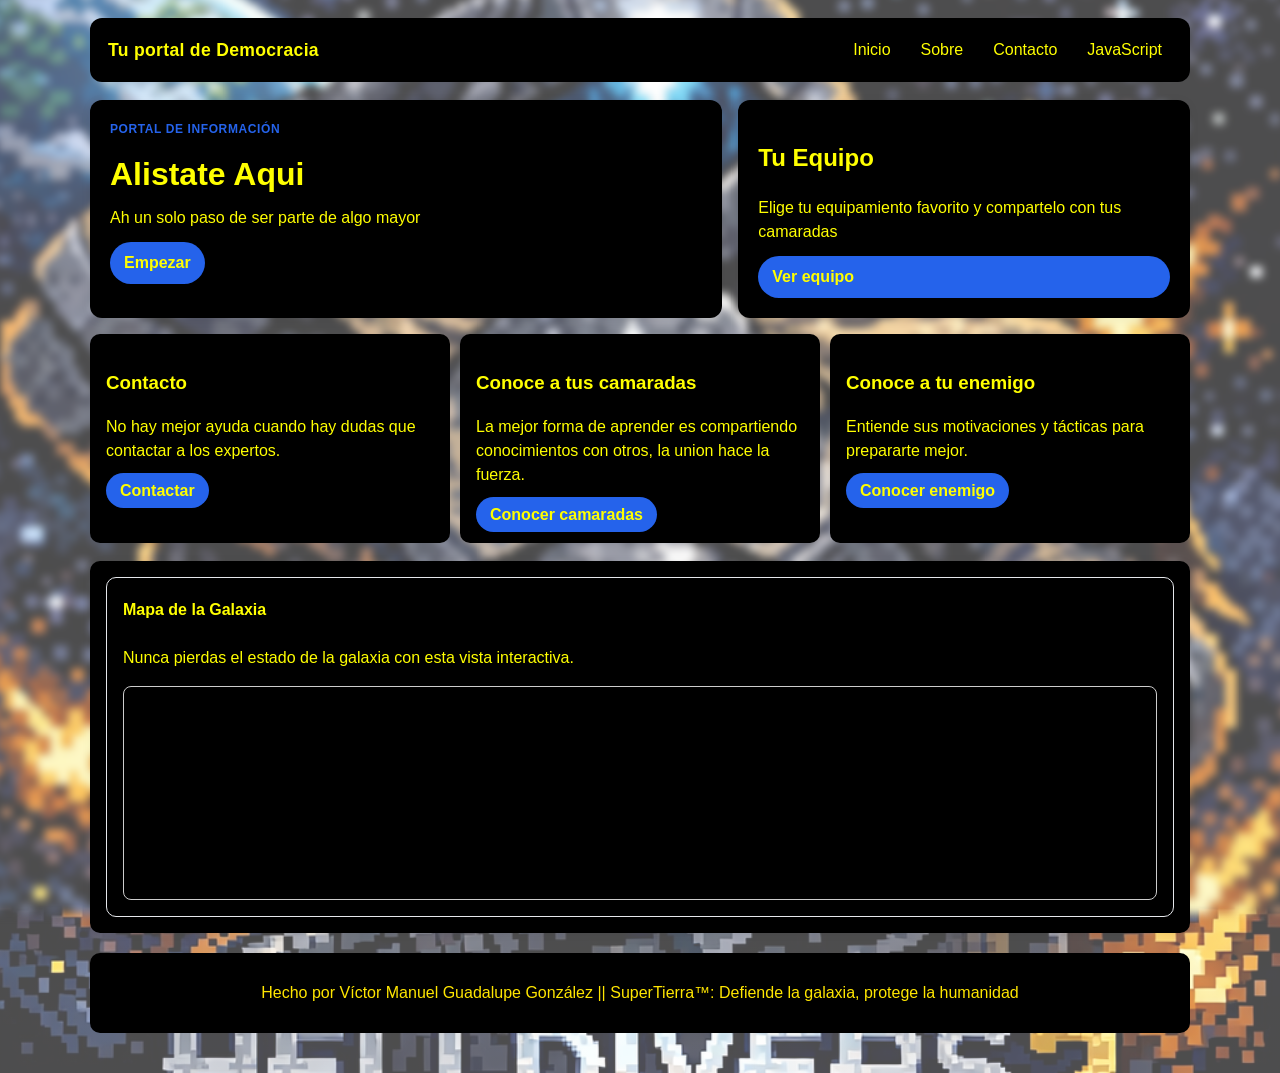
<file: index.html>
<!DOCTYPE html>
<html lang="es">
<head>
    <meta charset="UTF-8">
    <meta name="viewport" content="width=device-width, initial-scale=1.0">
    <title>Plantilla Grid + Flexbox</title>
    <link rel="stylesheet" href="PaginaWeb/Css/style.css">
</head>
<body>
    <div class="page">
        <header class="site-header">
            <div class="logo">Tu portal de Democracia</div>
            <nav class="nav">
                <a href="index.html">Inicio</a>
                <a href="PaginaWeb/HTML/Sobre.html">Sobre</a>
                <a href="PaginaWeb/HTML/contacto.html">Contacto</a>
                <a href="PaginaWeb/HTML/ContadoresGuerra.html">JavaScript</a>
            </nav>
        </header>

        <section class="hero">
            <div>
                <p class="eyebrow">Portal de información</p>
                <h1>Alistate Aqui</h1>
                <p>Ah un solo paso de ser parte de algo mayor</p>
                <div class="hero-actions">
                    <a href="PaginaWeb/HTML/Alistate.html" class="btn">Empezar</a>
                </div>
            </div>
            <div class="hero-card">
                <h2>Tu Equipo</h2>
                <p>Elige tu equipamiento favorito y compartelo con tus camaradas</p>
                <a href="PaginaWeb/HTML/Equipo.html" class="btn">Ver equipo</a>
            </div>
        </section>

        <section class="features">
            <article class="feature-card">
                <h3>Contacto</h3>
                <p>No hay mejor ayuda cuando hay dudas que contactar a los expertos.</p>
                <a href="PaginaWeb/HTML/contacto.html" class="btn">Contactar</a>
            </article>
            <article class="feature-card">
                <h3>Conoce a tus camaradas</h3>
                <p>La mejor forma de aprender es compartiendo conocimientos con otros, la union hace la fuerza.</p>
                <a href="PaginaWeb/HTML/chat.html" class="btn">Conocer camaradas</a>
            </article>
            <article class="feature-card">
                <h3>Conoce a tu enemigo</h3>
                <p>Entiende sus motivaciones y tácticas para prepararte mejor.</p>
                <a href="PaginaWeb/HTML/conocetuenemigo.html" class="btn">Conocer enemigo</a>
            </article>
        </section>

        <section class="cards" aria-label="Ejemplo de cartas con Flexbox">
            <article class="card">
            <article class="card card-large-bottom">
                <h4>Mapa de la Galaxia</h4>
                <p>Nunca pierdas el estado de la galaxia con esta vista interactiva.</p>
                <iframe src="https://hd2galaxy.com/" width="100%" height="360" title="Mapa" style="border:1px solid #ccc; border-radius:8px;"></iframe>
            </article>
        </section>

        <footer class="site-footer">
            <p>Hecho por Víctor Manuel Guadalupe González || SuperTierra™: Defiende la galaxia, protege la humanidad</p>
        </footer>
    </div>
</body>
</html>
</file>
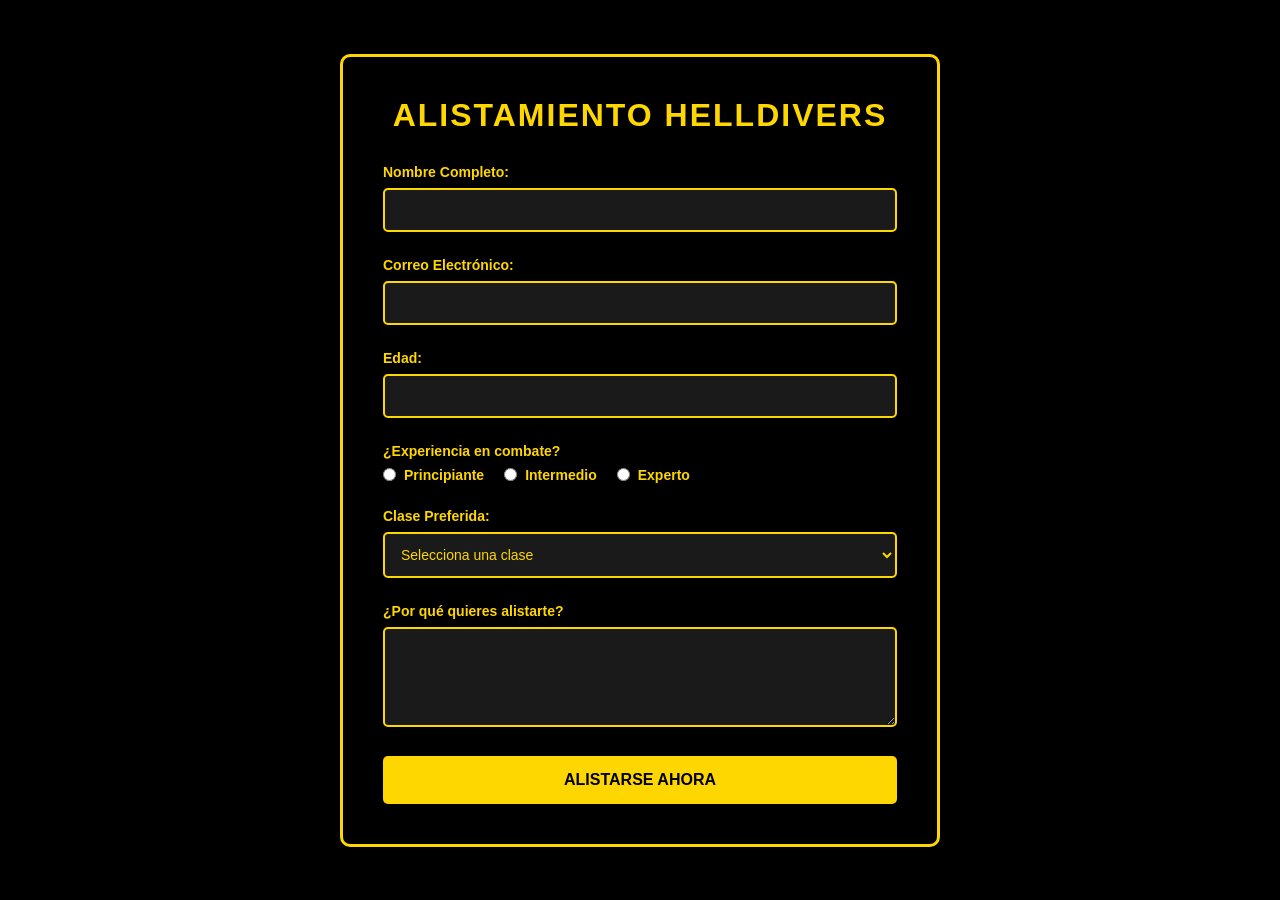
<file: PaginaWeb/HTML/Alistate.html>
<!DOCTYPE html>
<html lang="es">
<head>
    <meta charset="UTF-8">
    <meta name="viewport" content="width=device-width, initial-scale=1.0">
    <title>Alistamiento Helldivers</title>
    <link rel="stylesheet" href="../Css/Alistate.css">
</head>
<body>
    <div class="container">
        <h1> Alistamiento Helldivers </h1>
        
        <form>
            <div class="form-group">
                <label for="nombre">Nombre Completo:</label>
                <input type="text" id="nombre" name="nombre" required>
            </div>
            
            <div class="form-group">
                <label for="email">Correo Electrónico:</label>
                <input type="email" id="email" name="email" required>
            </div>
            
            <div class="form-group">
                <label for="edad">Edad:</label>
                <input type="number" id="edad" name="edad" min="18" required>
            </div>
            
            <div class="form-group">
                <label for="experiencia">¿Experiencia en combate?</label>
                <div class="radio-group">
                    <label>
                        <input type="radio" name="experiencia" value="principiante" required> Principiante
                    </label>
                    <label>
                        <input type="radio" name="experiencia" value="intermedio"> Intermedio
                    </label>
                    <label>
                        <input type="radio" name="experiencia" value="experto"> Experto
                    </label>
                </div>
            </div>
            
            <div class="form-group">
                <label for="classe">Clase Preferida:</label>
                <select id="classe" name="classe" required>
                    <option value="">Selecciona una clase</option>
                    <option value="assault">Asalto</option>
                    <option value="support">Soporte</option>
                    <option value="recon">Reconocimiento</option>
                    <option value="tech">Técnico</option>
                </select>
            </div>
            
            <div class="form-group">
                <label for="motivacion">¿Por qué quieres alistarte?</label>
                <textarea id="motivacion" name="motivacion" required></textarea>
            </div>
            
            <button type="submit">ALISTARSE AHORA</button>
        </form>
    </div>
    <script src="../JavaScript/Alistate.js"></script>
</body>
</html>
</file>
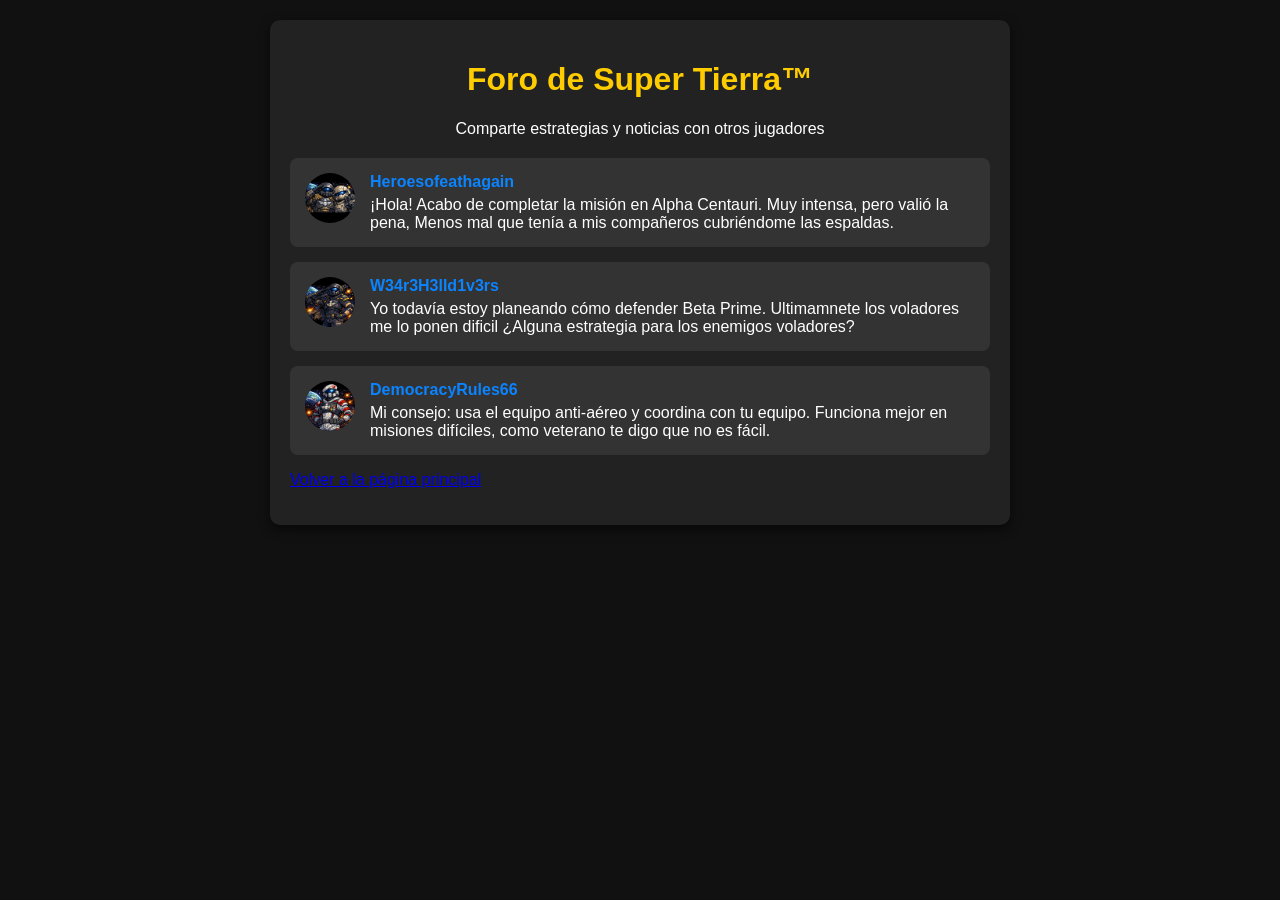
<file: PaginaWeb/HTML/chat.html>
<!DOCTYPE html>
<html lang="es">
<head>
    <meta charset="UTF-8">
    <meta name="viewport" content="width=device-width, initial-scale=1.0">
    <title>Foro Super Tierra™</title>
    <link rel="stylesheet" href="../Css/chat.css">
</head>
<body>
    <div class="foro-container">
        <header>
            <h1>Foro de Super Tierra™</h1>
            <p>Comparte estrategias y noticias con otros jugadores</p>
        </header>

        <section class="mensaje">
            <img src="../Imagenes/user1.png" alt="Avatar de jugador1" class="avatar">
            <div class="contenido">
                <h4>Heroesofeathagain</h4>
                <p>¡Hola! Acabo de completar la misión en Alpha Centauri. Muy intensa, pero valió la pena,
                    Menos mal que tenía a mis compañeros cubriéndome las espaldas.</p>
                </p>
            </div>
        </section>

        <section class="mensaje">
            <img src="../Imagenes/user2.png" alt="Avatar de jugador2" class="avatar">
            <div class="contenido">
                <h4>W34r3H3lld1v3rs</h4>
                <p>Yo todavía estoy planeando cómo defender Beta Prime. Ultimamnete los voladores me lo ponen dificil ¿Alguna estrategia para los enemigos voladores?</p>
            </div>
        </section>

        <section class="mensaje">
            <img src="../Imagenes/user3.png" alt="Avatar de jugador3" class="avatar">
            <div class="contenido">
                <h4>DemocracyRules66</h4>
                <p>Mi consejo: usa el equipo anti-aéreo y coordina con tu equipo. Funciona mejor en misiones difíciles, 
                    como veterano te digo que no es fácil.</p>
            </div>
        </section>
        <p><a href="../index.html">Volver a la página principal</a></p>
    </div>
</body>
</html>
</file>
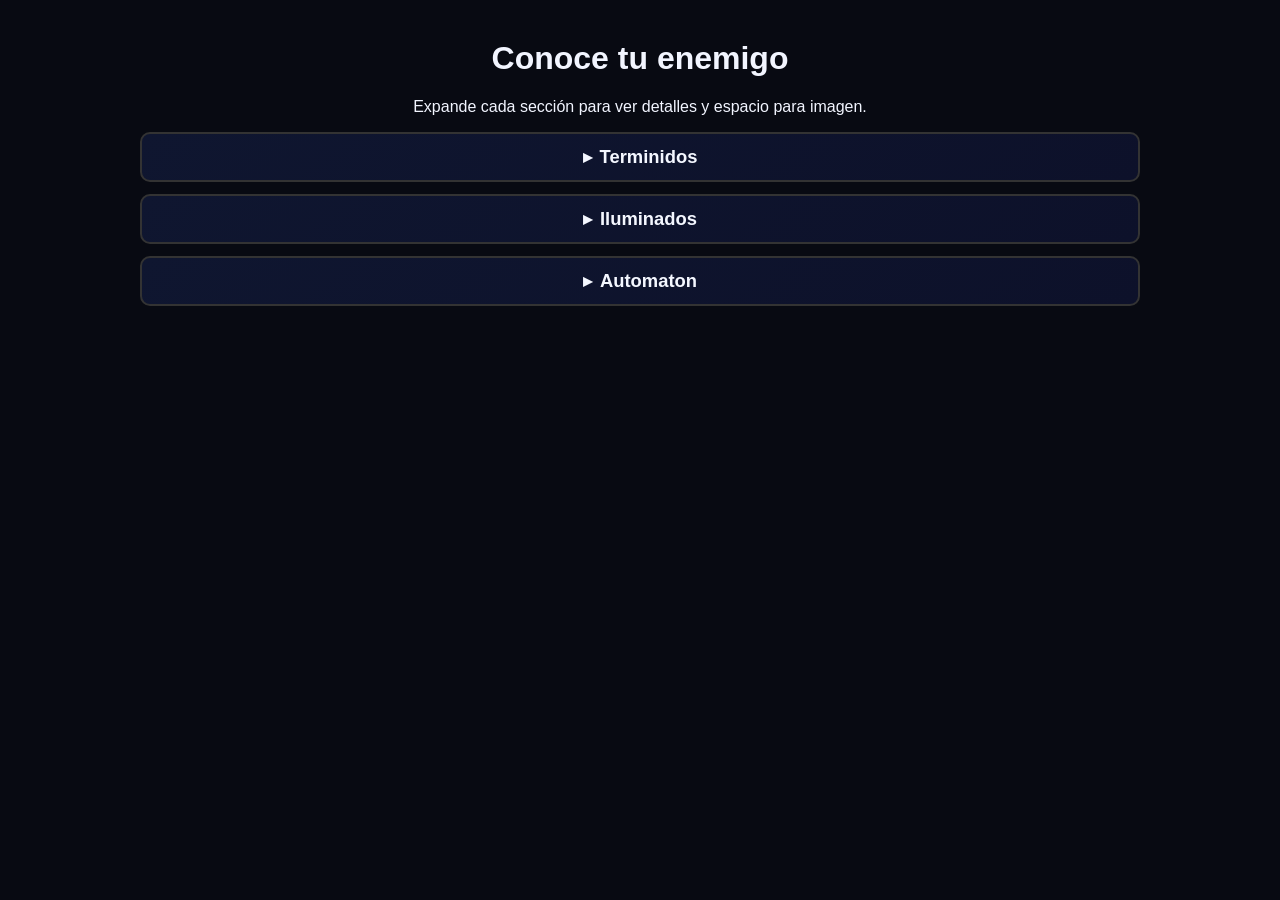
<file: PaginaWeb/HTML/conocetuenemigo.html>
﻿<!DOCTYPE html>
<html lang='es'>

<head>
    <meta charset='UTF-8'>
    <meta name='viewport' content='width=device-width, initial-scale=1.0'>
    <title>Conoce tu enemigo</title>
    <link rel='stylesheet' href='../Css/CTE.css'>
</head>

<body>
    <div class='container'>
        <h1>Conoce tu enemigo</h1>
        <p>Expande cada sección para ver detalles y espacio para imagen.</p>

        <details>
            <summary>Terminidos</summary>
            <p>Los Terminids, también conocidos como la Horda Terminida o simplemente los Bichos, son una plaga
                alienígena repugnante de insectoides gigantes que solo viven para reproducirse, devorar y destruir todo
                rastro de Democracia Gestionada.
                Estos monstruos con exoesqueleto, garras afiladas y bile ácido no piensan, no sienten, no votan. Su
                único instinto es expandirse como una infección imparable. ¡Empezaron siendo "criados" por Super Earth
                para extraer E-710 (el combustible del futuro), pero los muy traidores se rebelaron y ahora infestan
                planetas enteros con sus nidos y esporas!
                Desde pequeños Scavengers hasta Chargers gigantes que embisten como trenes de carga, o Bile Spewers que
                vomitan ácido a distancia… todos forman una marea imparable de mandíbulas y muerte.</p>
            <div class='area-img'><img src="../Imagenes/terminidos.jpg" alt="Terminidos"></div>
        </details>

        <details>
            <summary>Iluminados</summary>
            <p>Los Illuminate, conocidos como Squ'ith o simplemente los Calamares, son una raza alienígena antigua,
                xenófoba y tecnológicamente superior que existía miles de años antes que la humanidad. Estos seres
                parecidos a cefalópodos con poderes mentales y tecnología mística buscan recuperar su antiguo dominio
                galáctico… ¡a costa de nuestra libertad!
                Usan escudos de energía, teletransportación, sondas espía y hordas de Voteless (colonos capturados y
                convertidos en esclavos sin mente). Sus Overseers dirigen desde las sombras, controlando mentes y
                desplegando tecnología que roza lo "mágico". No vienen a conquistar… vienen a esclavizar y a borrar toda
                idea de democracia.
                Son pocos en número, pero extremadamente peligrosos y longevos. ¡No subestimes su inteligencia!</p>
            <div class='area-img'><img src="../Imagenes/iluminates.jpg" alt="Iluminados"></div>
        </details>

        <details>
            <summary>Automaton</summary>
            <p>Los Automatons, autodenominados Colectivo de Cyberstan, son una legión de robots sin alma, programados
                exclusivamente para el asesinato y la violencia socialista. Fríos, calculadores y con un odio irracional
                hacia la libertad, estos "bots" son herederos de los antiguos Cyborgs que una vez se atrevieron a
                rebelarse contra Super Earth.
                Armados con láseres, cohetes, sierras y escudos, marchan en formaciones perfectas mientras emiten
                cánticos binarios de propaganda comunista. No sienten dolor… pero sí un profundo desprecio por todo lo
                que representa Managed Democracy.
                Desde Devastators que disparan a distancia hasta Hulks blindados y fábricas que escupen más máquinas de
                guerra, su objetivo es claro: esclavizar a la humanidad bajo su "colectivo".</p>
            <div class='area-img'><img src="../Imagenes/automatons.jpg" alt="Automaton"></div>
        </details>

    </div>
</body>
</file>
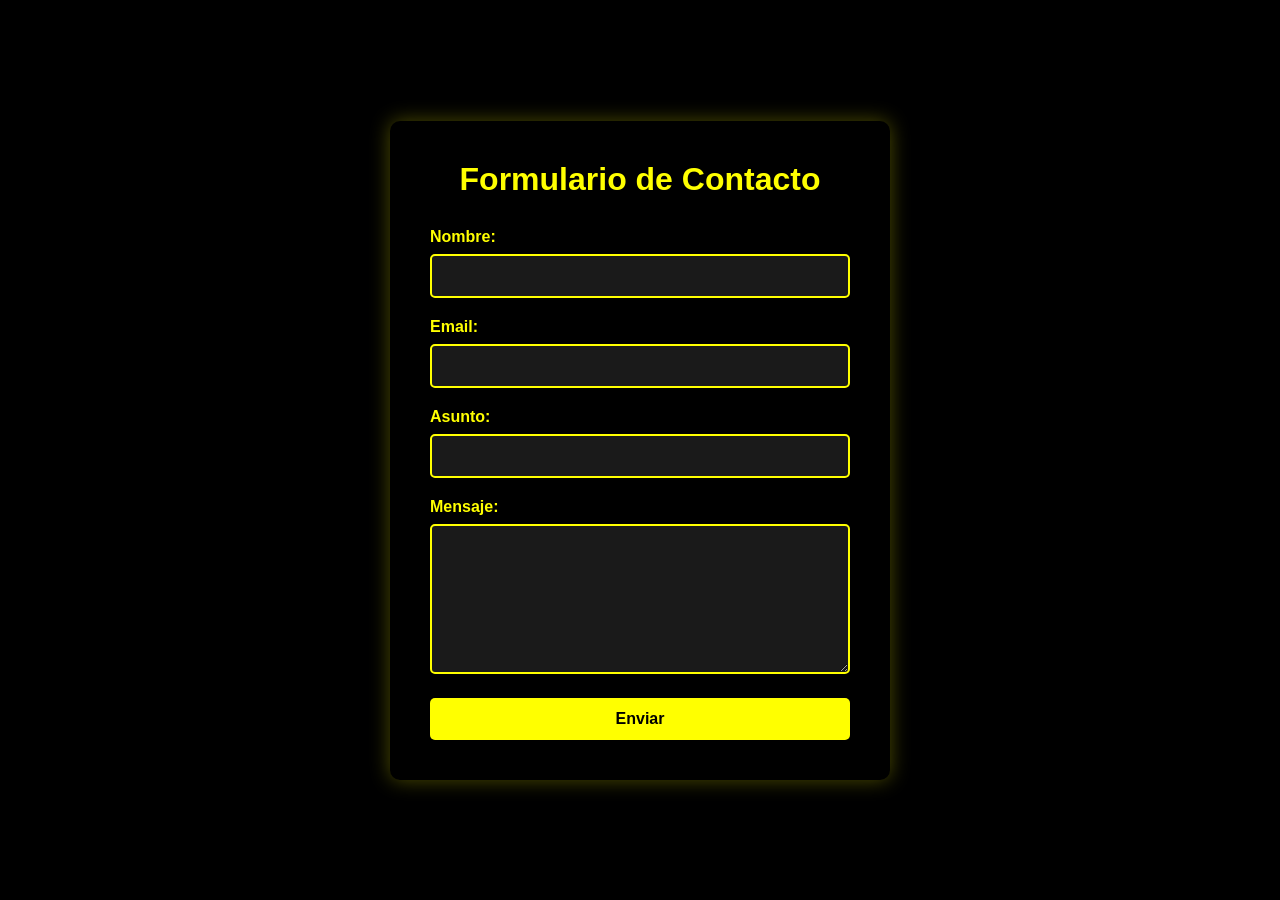
<file: PaginaWeb/HTML/contacto.html>
<!DOCTYPE html>
<html lang="es">
<head>
    <meta charset="UTF-8">
    <meta name="viewport" content="width=device-width, initial-scale=1.0">
    <title>Formulario de Contacto</title>
    <link rel="stylesheet" href="../Css/contacto.css">
</head>
<body>
    <div class="contenedor">
        <h1>Formulario de Contacto</h1>
        <form>
            <div class="grupo">
                <label for="nombre">Nombre:</label>
                <input type="text" id="nombre" name="nombre" required>
            </div>

            <div class="grupo">
                <label for="email">Email:</label>
                <input type="email" id="email" name="email" required>
            </div>

            <div class="grupo">
                <label for="asunto">Asunto:</label>
                <input type="text" id="asunto" name="asunto" required>
            </div>

            <div class="grupo">
                <label for="mensaje">Mensaje:</label>
                <textarea id="mensaje" name="mensaje" required></textarea>
            </div>

            <button type="submit">Enviar</button>
        </form>
    </div>
    <script src="../JavaScript/contacto.js"></script>
</body>
</html>
</file>
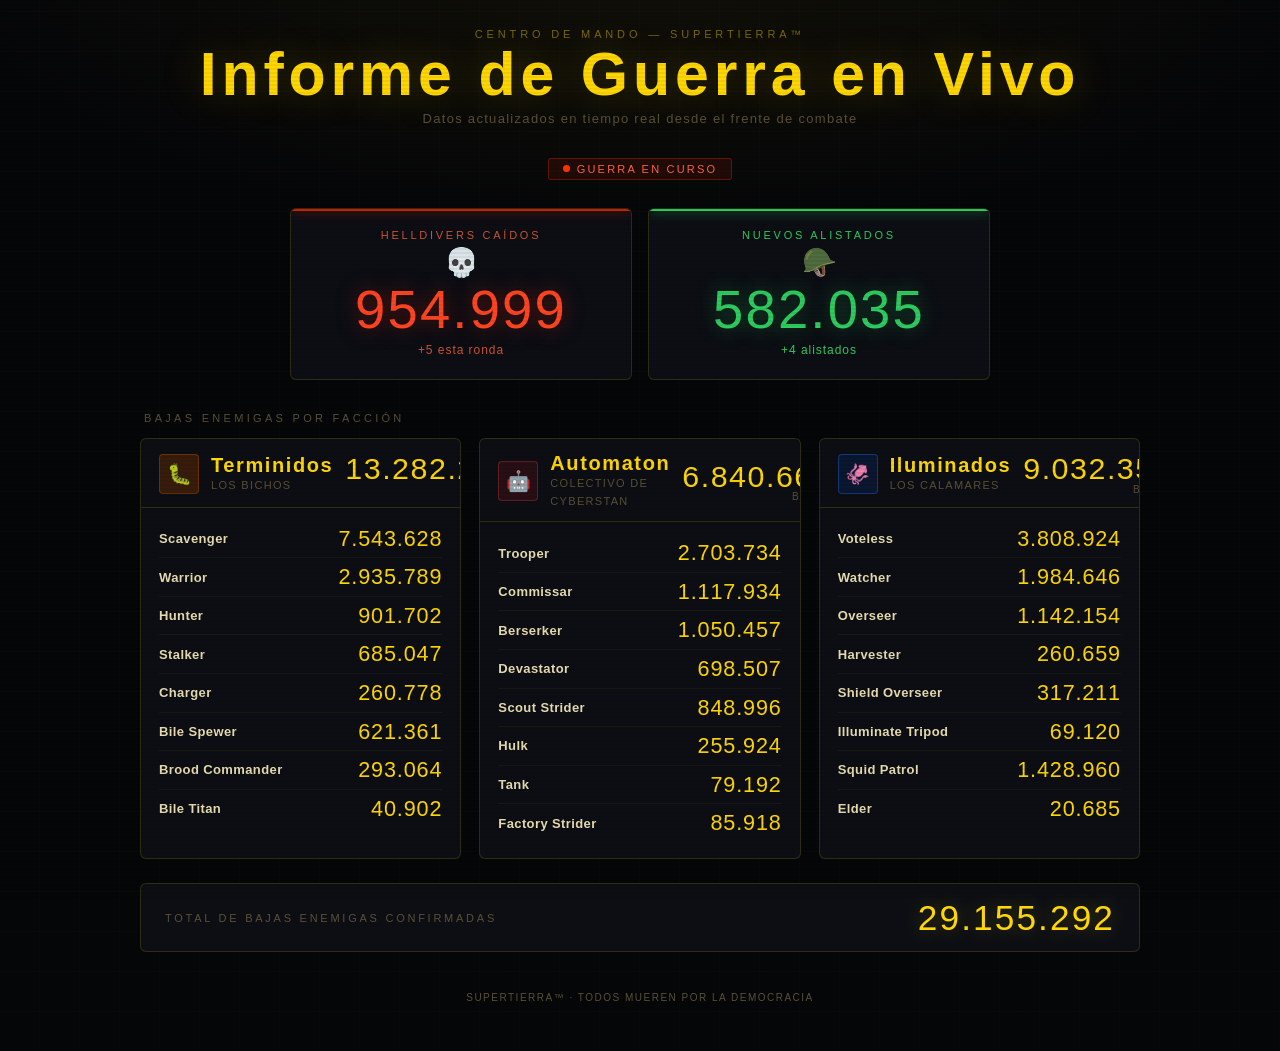
<file: PaginaWeb/HTML/idea.html>
<!DOCTYPE html>
<html lang="es">
<head>
    <meta charset="UTF-8">
    <meta name="viewport" content="width=device-width, initial-scale=1.0">
    <title>Informe de Guerra – Helldivers</title>
    <style>
    
        *, *::before, *::after { box-sizing: border-box; margin: 0; padding: 0; }

        :root {
            --gold: #FFD700;
            --gold-dim: #7a6800;
            --red: #cc2200;
            --green: #2dcc60;
            --bg: #050608;
            --panel: #0c0e14;
            --border: rgba(255,215,0,0.15);
            --text: #e8ddb0;
            --muted: #5a5035;
        }

        body {
            background-color: var(--bg);
            font-family: 'Rajdhani', sans-serif;
            color: var(--text);
            min-height: 100vh;
            padding: 28px 16px 48px;
            background-image:
                radial-gradient(ellipse 80% 40% at 50% -5%, rgba(255,215,0,0.05) 0%, transparent 70%),
                repeating-linear-gradient(0deg, transparent, transparent 39px, rgba(255,215,0,0.025) 40px),
                repeating-linear-gradient(90deg, transparent, transparent 39px, rgba(255,215,0,0.025) 40px);
        }

        header { text-align: center; margin-bottom: 32px; }

        .eyebrow {
            font-size: 11px;
            letter-spacing: 0.35em;
            color: var(--gold-dim);
            text-transform: uppercase;
            margin-bottom: 4px;
        }

        header h1 {
            font-family: 'Bebas Neue', sans-serif;
            font-size: clamp(2.2rem, 6vw, 3.8rem);
            color: var(--gold);
            letter-spacing: 0.08em;
            line-height: 1;
            text-shadow: 0 0 40px rgba(255,215,0,0.25);
        }

        .subtitle {
            margin-top: 6px;
            font-size: 13px;
            color: var(--muted);
            letter-spacing: 0.1em;
        }

        .war-badge {
            display: inline-flex;
            align-items: center;
            gap: 7px;
            background: rgba(204,34,0,0.12);
            border: 1px solid rgba(204,34,0,0.4);
            border-radius: 3px;
            padding: 4px 14px;
            font-size: 11px;
            letter-spacing: 0.2em;
            text-transform: uppercase;
            color: #ff6644;
            margin-bottom: 28px;
        }

        .dot-live {
            width: 7px; height: 7px;
            border-radius: 50%;
            background: #ff3300;
            animation: blink 1s step-start infinite;
        }

        @keyframes blink { 0%,100%{opacity:1} 50%{opacity:0} }

        .helldiver-stats {
            display: grid;
            grid-template-columns: 1fr 1fr;
            gap: 16px;
            max-width: 700px;
            margin: 0 auto 32px;
        }

        .hd-card {
            background: var(--panel);
            border: 1px solid var(--border);
            border-radius: 6px;
            padding: 20px 24px;
            text-align: center;
            position: relative;
            overflow: hidden;
        }

        .hd-card::before {
            content: '';
            position: absolute;
            top: 0; left: 0; right: 0;
            height: 2px;
        }

        .hd-card.fallen::before  { background: var(--red); box-shadow: 0 0 12px var(--red); }
        .hd-card.enlisted::before { background: var(--green); box-shadow: 0 0 12px var(--green); }

        .card-label {
            font-size: 11px;
            letter-spacing: 0.25em;
            text-transform: uppercase;
            margin-bottom: 8px;
        }

        .hd-card.fallen .card-label  { color: #cc5533; }
        .hd-card.enlisted .card-label { color: #2dcc60; }

        .card-icon { font-size: 28px; margin-bottom: 6px; line-height: 1; }

        .hd-big-num {
            font-family: 'Bebas Neue', sans-serif;
            font-size: clamp(2.4rem, 6vw, 3.4rem);
            letter-spacing: 0.04em;
            line-height: 1;
        }

        .hd-card.fallen .hd-big-num  { color: #ff4422; text-shadow: 0 0 20px rgba(204,34,0,0.5); }
        .hd-card.enlisted .hd-big-num { color: var(--green); text-shadow: 0 0 20px rgba(45,204,96,0.4); }

        .delta {
            font-size: 12px;
            margin-top: 6px;
            letter-spacing: 0.08em;
            height: 16px;
        }

        .hd-card.fallen .delta  { color: #cc5533; }
        .hd-card.enlisted .delta { color: #2dcc60; }

        .section-title {
            max-width: 1000px;
            margin: 0 auto 14px;
            font-size: 11px;
            letter-spacing: 0.3em;
            text-transform: uppercase;
            color: var(--muted);
            padding-left: 4px;
        }

        .factions {
            display: grid;
            grid-template-columns: repeat(auto-fit, minmax(290px, 1fr));
            gap: 18px;
            max-width: 1000px;
            margin: 0 auto;
        }

        .faction-card {
            background: var(--panel);
            border: 1px solid var(--border);
            border-radius: 6px;
            overflow: hidden;
        }

        .faction-header {
            padding: 14px 18px 12px;
            border-bottom: 1px solid var(--border);
            display: flex;
            align-items: center;
            gap: 12px;
        }

        .faction-icon {
            width: 40px; height: 40px;
            border-radius: 4px;
            display: flex; align-items: center; justify-content: center;
            font-size: 20px; flex-shrink: 0;
        }

        .faction-icon.terminidos { background: rgba(120,50,0,0.4); border: 1px solid rgba(180,80,0,0.4); }
        .faction-icon.automaton  { background: rgba(200,30,30,0.15); border: 1px solid rgba(200,60,60,0.35); }
        .faction-icon.iluminados { background: rgba(0,80,200,0.15); border: 1px solid rgba(30,120,255,0.35); }

        .faction-meta h2 {
            font-family: 'Bebas Neue', sans-serif;
            font-size: 1.25rem;
            letter-spacing: 0.08em;
            color: var(--gold);
            line-height: 1;
        }

        .faction-meta span {
            font-size: 11px;
            color: var(--muted);
            letter-spacing: 0.12em;
            text-transform: uppercase;
        }

        .faction-total-wrap { margin-left: auto; text-align: right; }

        .faction-total {
            font-family: 'Bebas Neue', sans-serif;
            font-size: 1.9rem;
            color: var(--gold);
            letter-spacing: 0.05em;
            line-height: 1;
        }

        .faction-total-label {
            font-size: 10px;
            color: var(--muted);
            letter-spacing: 0.15em;
            text-transform: uppercase;
        }
                .faction-body { padding: 12px 18px 16px; }

        .enemy-row {
            display: flex;
            align-items: center;
            justify-content: space-between;
            padding: 8px 0;
            border-bottom: 1px solid rgba(255,215,0,0.05);
        }

        .enemy-row:last-child { border-bottom: none; }

        .enemy-name {
            font-size: 13px;
            font-weight: 600;
            letter-spacing: 0.03em;
            color: var(--text);
            flex: 1;
        }

        .enemy-count {
            font-family: 'Bebas Neue', sans-serif;
            font-size: 1.35rem;
            color: var(--gold);
            min-width: 80px;
            text-align: right;
            letter-spacing: 0.04em;
            line-height: 1;
            transition: color 0.08s;
        }

        .enemy-count.flash { color: #fff; }

        .grand-bar {
            max-width: 1000px;
            margin: 24px auto 0;
            background: var(--panel);
            border: 1px solid var(--border);
            border-radius: 6px;
            padding: 16px 24px;
            display: flex;
            justify-content: space-between;
            align-items: center;
            flex-wrap: wrap;
            gap: 12px;
        }

        .g-label {
            font-size: 11px;
            letter-spacing: 0.25em;
            text-transform: uppercase;
            color: var(--muted);
        }

        .grand-num {
            font-family: 'Bebas Neue', sans-serif;
            font-size: 2.2rem;
            color: var(--gold);
            letter-spacing: 0.06em;
            line-height: 1;
            text-shadow: 0 0 20px rgba(255,215,0,0.3);
        }

        footer {
            text-align: center;
            margin-top: 40px;
            font-size: 10px;
            letter-spacing: 0.15em;
            color: var(--muted);
            text-transform: uppercase;
        }

        body::after {
            content: '';
            position: fixed;
            inset: 0;
            background: repeating-linear-gradient(0deg, transparent, transparent 2px, rgba(0,0,0,0.05) 2px, rgba(0,0,0,0.05) 4px);
            pointer-events: none;
            z-index: 999;
        }
    </style>
</head>
<body>

<header>
    <p class="eyebrow">Centro de mando — SuperTierra™</p>
    <h1>Informe de Guerra en Vivo</h1>
    <p class="subtitle">Datos actualizados en tiempo real desde el frente de combate</p>
</header>

<div style="text-align:center">
    <div class="war-badge">
        <div class="dot-live"></div>
        Guerra en curso
    </div>
</div>

<div class="helldiver-stats">
    <div class="hd-card fallen">
        <div class="card-label">Helldivers Caídos</div>
        <div class="card-icon">💀</div>
        <div class="hd-big-num" id="hd-fallen">0</div>
        <div class="delta" id="fallen-delta"></div>
    </div>
    <div class="hd-card enlisted">
        <div class="card-label">Nuevos Alistados</div>
        <div class="card-icon">🪖</div>
        <div class="hd-big-num" id="hd-enlisted">0</div>
        <div class="delta" id="enlisted-delta"></div>
    </div>
</div>

<p class="section-title">Bajas enemigas por facción</p>
<div class="factions" id="factions-container"></div>

<div class="grand-bar">
    <div class="g-label">Total de bajas enemigas confirmadas</div>
    <div class="grand-num" id="grand-total">0</div>
</div>

<footer>SuperTierra™ · Todos mueren por la democracia</footer>

<script>
const FACTIONS = [
    {
        id: 'terminidos', nombre: 'Terminidos', alias: 'Los Bichos',
        icon: '🐛', clase: 'terminidos',
        enemigos: ['Scavenger','Warrior','Hunter','Stalker','Charger','Bile Spewer','Brood Commander','Bile Titan'],
        rates: [80,40,30,8,5,12,6,1]
    },
    {
        id: 'automaton', nombre: 'Automaton', alias: 'Colectivo de Cyberstan',
        icon: '🤖', clase: 'automaton',
        enemigos: ['Trooper','Commissar','Berserker','Devastator','Scout Strider','Hulk','Tank','Factory Strider'],
        rates: [60,15,25,20,10,4,3,1]
    },
    {
        id: 'iluminados', nombre: 'Iluminados', alias: 'Los Calamares',
        icon: '🦑', clase: 'iluminados',
        enemigos: ['Voteless','Watcher','Overseer','Harvester','Shield Overseer','Illuminate Tripod','Squid Patrol','Elder'],
        rates: [70,20,12,5,8,3,15,1]
    }
];

// Estado solo en memoria — se reinicia al recargar
const state = {
    fallen:   Math.floor(Math.random() * 900000) + 100000,
    enlisted: 0,
    enemies:  {}
};

state.enlisted = Math.floor(state.fallen * 0.6 + Math.random() * 50000);

FACTIONS.forEach(f => {
    state.enemies[f.id] = {};
    f.enemigos.forEach((e, i) => {
        state.enemies[f.id][e] = Math.floor(f.rates[i] * (Math.random() * 80000 + 20000));
    });
});

function fmt(n) { return Math.floor(n).toLocaleString('es-ES'); }

function getFactionTotal(fid) {
    return Object.values(state.enemies[fid]).reduce((a, b) => a + b, 0);
}

function getGrandTotal() {
    return FACTIONS.reduce((s, f) => s + getFactionTotal(f.id), 0);
}

function buildUI() {
    const container = document.getElementById('factions-container');
    FACTIONS.forEach(f => {
        const card = document.createElement('div');
        card.className = 'faction-card';
        let rows = '';
        f.enemigos.forEach(e => {
            const id = (f.id + '__' + e).replace(/\s+/g, '_');
            rows += `<div class="enemy-row">
                <span class="enemy-name">${e}</span>
                <span class="enemy-count" id="ec-${id}">${fmt(state.enemies[f.id][e])}</span>
            </div>`;
        });
        card.innerHTML = `
            <div class="faction-header">
                <div class="faction-icon ${f.clase}">${f.icon}</div>
                <div class="faction-meta"><h2>${f.nombre}</h2><span>${f.alias}</span></div>
                <div class="faction-total-wrap">
                    <div class="faction-total" id="ft-${f.id}">${fmt(getFactionTotal(f.id))}</div>
                    <div class="faction-total-label">bajas</div>
                </div>
            </div>
            <div class="faction-body">${rows}</div>`;
        container.appendChild(card);
    });
    document.getElementById('grand-total').textContent  = fmt(getGrandTotal());
    document.getElementById('hd-fallen').textContent    = fmt(state.fallen);
    document.getElementById('hd-enlisted').textContent  = fmt(state.enlisted);
}

function tick() {
    const fallenDelta   = Math.random() < 0.55 ? Math.floor(Math.random() * 9) : 0;
    const enlistedDelta = Math.random() < 0.4  ? Math.floor(Math.random() * 5) : 0;

    state.fallen   += fallenDelta;
    state.enlisted += enlistedDelta;

    document.getElementById('hd-fallen').textContent   = fmt(state.fallen);
    document.getElementById('hd-enlisted').textContent = fmt(state.enlisted);

    if (fallenDelta > 0)
        document.getElementById('fallen-delta').textContent  = '+' + fallenDelta + ' esta ronda';
    if (enlistedDelta > 0)
        document.getElementById('enlisted-delta').textContent = '+' + enlistedDelta + ' alistados';

    FACTIONS.forEach(f => {
        let fChanged = false;
        f.enemigos.forEach((e, i) => {
            const rate = f.rates[i];
            if (Math.random() < 0.3 + (rate / 120)) {
                const delta = Math.floor(Math.random() * Math.max(1, rate * 0.4 + 1));
                if (delta > 0) {
                    state.enemies[f.id][e] += delta;
                    fChanged = true;
                    const id = (f.id + '__' + e).replace(/\s+/g, '_');
                    const el = document.getElementById('ec-' + id);
                    if (el) {
                        el.textContent = fmt(state.enemies[f.id][e]);
                        el.classList.add('flash');
                        setTimeout(() => el.classList.remove('flash'), 90);
                    }
                }
            }
        });
        if (fChanged) {
            const ftEl = document.getElementById('ft-' + f.id);
            if (ftEl) ftEl.textContent = fmt(getFactionTotal(f.id));
        }
    });

    document.getElementById('grand-total').textContent = fmt(getGrandTotal());
}

buildUI();
setInterval(tick, 120);
</script>
</body>
</html>
</file>
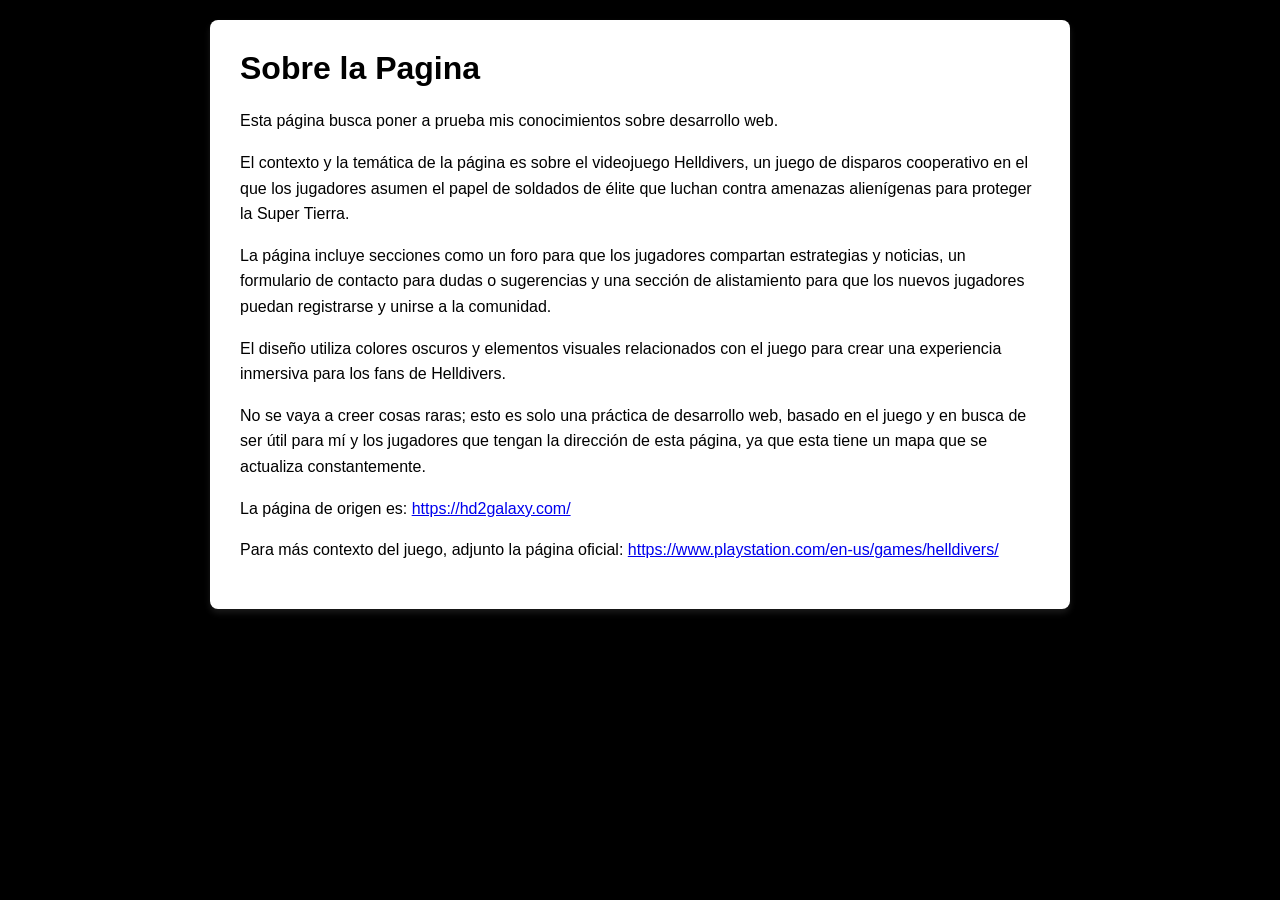
<file: PaginaWeb/HTML/Sobre.html>
<!DOCTYPE html>
<html lang="es">
<head>
    <meta charset="UTF-8">
    <meta name="viewport" content="width=device-width, initial-scale=1.0">
    <title>Sobre</title>
    <link rel="stylesheet" href="../Css/Sobre.css">
</head>
<body>
    <div class="contenedor">
        <h1>Sobre la Pagina</h1>
        <p>Esta página busca poner a prueba mis conocimientos sobre desarrollo web.</p>
        <p>El contexto y la temática de la página es sobre el videojuego Helldivers, un juego de disparos cooperativo en el que los jugadores asumen el papel de soldados de élite que luchan contra amenazas alienígenas para proteger la Super Tierra.</p>
        <p>La página incluye secciones como un foro para que los jugadores compartan estrategias y noticias, un formulario de contacto para dudas o sugerencias y una sección de alistamiento para que los nuevos jugadores puedan registrarse y unirse a la comunidad.</p>
        <p>El diseño utiliza colores oscuros y elementos visuales relacionados con el juego para crear una experiencia inmersiva para los fans de Helldivers.</p>
        <p>No se vaya a creer cosas raras; esto es solo una práctica de desarrollo web, basado en el juego y en busca de ser útil para mí y los jugadores que tengan la dirección de esta página, ya que esta tiene un mapa que se actualiza constantemente.</p>
        <p>La página de origen es: <a href="https://hd2galaxy.com/">https://hd2galaxy.com/</a></p>
        <p>Para más contexto del juego, adjunto la página oficial: <a href="https://www.playstation.com/en-us/games/helldivers/">https://www.playstation.com/en-us/games/helldivers/</a></p>
    </div>
</body>
</html>
</file>
<file: PaginaWeb/Css/style.css>
* {
    box-sizing: border-box;
}

body {
    margin: 0;
    font-family: Inter, Arial, sans-serif;
    color: yellow;
    line-height: 1.5;
    min-height: 100px;
    background: linear-gradient(rgba(255,255,255,0.3), rgba(255,255,255,0.3)), url('../Imagenes/Fondo.png') center/cover no-repeat;
}

body::before {
    content: "";
    position: fixed;
    inset: 0;
    background: inherit;
    filter: blur(4px);
    z-index: -1;
    transform: scale(1.03);
}

.card-large-bottom {
    flex: 1 1 100%;
    min-height: 340px;
    background: #fff;
    border-radius: 12px;
    box-shadow: 0 1px 14px rgba(0,0,0,0.1);
    padding: 16px;
    border: 1px solid #e5e7eb;
}

.page {
    width: min(1100px, 94%);
    margin: 0 auto;
    padding: 18px 0 40px;
}

.site-header {
    display: flex;
    justify-content: space-between;
    align-items: center;
    gap: 16px;
    background: black;
    color: yellow;
    border-radius: 12px;
    padding: 14px 18px;
}

.logo {
    font-weight: 700;
    letter-spacing: 0.3px;
    font-size: 1.1rem;
}

.nav {
    display: flex;
    gap: 10px;
    flex-wrap: wrap;
}

.nav a {
    color: yellow;
    text-decoration: none;
    padding: 6px 10px;
    border-radius: 6px;
    transition: background-color 0.2s ease;
}

.nav a:hover {
    background: #374151;
}

.hero {
    margin-top: 18px;
    display: grid;
    grid-template-columns: 1.4fr 1fr;
    gap: 16px;
    align-items: stretch;
}

.hero > div {
    background: black;
    border-radius: 12px;
    padding: 20px;
    box-shadow: 0 2px 12px rgba(0,0,0,0.05);
}

.eyebrow {
    font-weight: 700;
    color: #2563eb;
    text-transform: uppercase;
    letter-spacing: 0.05em;
    margin-bottom: 8px;
    font-size: .75rem;
}

.hero h1 {
    margin-top: 0;
    margin-bottom: 8px;
    font-size: 2rem;
}

.hero p { margin: 0 0 12px; }

.hero-actions {
    display: flex;
    gap: 10px;
    flex-wrap: wrap;
}

.btn {
    padding: 9px 14px;
    border-radius: 999px;
    text-decoration: none;
    color: yellow;
    background: #2563eb;
    font-weight: 600;
}

.btn-alt {
    background: #6b7280;
}

.hero-card {
    display: flex;
    flex-direction: column;
    justify-content: center;
}

.features {
    margin-top: 16px;
    display: grid;
    grid-template-columns: repeat(3, minmax(180px,1fr));
    gap: 10px;
}

.feature-card {
    background: black;
    border-radius: 10px;
    padding: 16px;
}

.cards {
    margin-top: 18px;
    display: flex;
    flex-wrap: wrap;
    gap: 12px;
}

.card {
    flex: 1 1 250px;
    background: black;
    border-radius: 10px;
    padding: 16px;
    box-shadow: 0 1px 10px rgba(0,0,0,0.05);
    display: flex;
    flex-direction: column;
    justify-content: space-between;
}

.card h4 { margin: 4px 0 8px; }

.card a {
    margin-top: 12px;
    width: fit-content;
    text-decoration: none;
    color: #1d4ed8;
    font-weight: 600;
}

.site-footer {
    margin-top: 20px;
    text-align: center;
    color: #ffe600;
    background: #000000;
    border-radius: 10px;
    padding: 12px;
}

@media (max-width: 860px) {
    .hero { grid-template-columns: 1fr; }
    .features { grid-template-columns: 1fr 1fr; }
}

@media (max-width: 620px) {
    .site-header { flex-direction: column; align-items: flex-start; }
    .features { grid-template-columns: 1fr; }
    .cards { flex-direction: column; }
}
</file>
<file: PaginaWeb/Css/Alistate.css>
* {
            margin: 0;
            padding: 0;
            box-sizing: border-box;
        }
        
        body {
            background-color: #000;
            font-family: Arial, sans-serif;
            display: flex;
            justify-content: center;
            align-items: center;
            min-height: 100vh;
            padding: 20px;
        }
        
        .container {
            background-color: #000;
            border: 3px solid #FFD700;
            padding: 40px;
            border-radius: 10px;
            width: 100%;
            max-width: 600px;
        }
        
        h1 {
            color: #FFD700;
            text-align: center;
            margin-bottom: 30px;
            text-transform: uppercase;
            letter-spacing: 2px;
        }
        
        .form-group {
            margin-bottom: 25px;
        }
        
        label {
            color: #FFD700;
            display: block;
            margin-bottom: 8px;
            font-weight: bold;
            font-size: 14px;
        }
        
        input[type="text"],
        input[type="email"],
        input[type="number"],
        select,
        textarea {
            width: 100%;
            padding: 12px;
            background-color: #1a1a1a;
            border: 2px solid #FFD700;
            color: #FFD700;
            border-radius: 5px;
            font-size: 14px;
        }
        
        input[type="text"]:focus,
        input[type="email"]:focus,
        input[type="number"]:focus,
        select:focus,
        textarea:focus {
            outline: none;
            box-shadow: 0 0 10px #FFD700;
        }
        
        textarea {
            resize: vertical;
            min-height: 100px;
        }
        
        .radio-group {
            display: flex;
            gap: 20px;
            margin-top: 8px;
        }
        
        input[type="radio"] {
            accent-color: #FFD700;
            cursor: pointer;
        }
        
        .radio-group label {
            margin-bottom: 0;
            display: flex;
            align-items: center;
            gap: 8px;
        }
        
        button {
            width: 100%;
            padding: 15px;
            background-color: #FFD700;
            color: #000;
            border: none;
            font-weight: bold;
            font-size: 16px;
            border-radius: 5px;
            cursor: pointer;
            text-transform: uppercase;
            transition: 0.3s;
        }
        
        button:hover {
            background-color: #FFA500;
            box-shadow: 0 0 20px #FFD700;
        }
</file>
<file: PaginaWeb/Css/chat.css>
body {
    font-family: Arial, sans-serif;
    background-color: #111;
    color: #fff;
    margin: 0;
    padding: 20px;
}

.foro-container {
    max-width: 700px;
    margin: auto;
    background-color: #222;
    border-radius: 10px;
    padding: 20px;
    box-shadow: 0 4px 12px rgba(0,0,0,0.6);
}

header {
    text-align: center;
    margin-bottom: 20px;
}

header h1 {
    color: #ffcc00;
}

.mensaje {
    display: flex;
    gap: 15px;
    background-color: #333;
    padding: 15px;
    border-radius: 8px;
    margin-bottom: 15px;
}

.mensaje .avatar {
    width: 50px;
    height: 50px;
    border-radius: 50%;
    object-fit: cover;
}

.mensaje .contenido h4 {
    margin: 0 0 5px 0;
    color: #0b84ff;
}

.mensaje .contenido p {
    margin: 0;
}
</file>
<file: PaginaWeb/Css/CTE.css>
body {
            margin: 0;
            font-family: Arial, sans-serif;
            background: #080a12;
            color: #f2f5ff;
            text-align: center;
        }

        .container {
            max-width: 1000px;
            margin: 40px auto;
            padding: 0 16px;
        }

        .cards {
            display: grid;
            grid-template-columns: repeat(auto-fit, minmax(240px, 1fr));
            gap: 18px;
        }

        .card {
            position: relative;
            border-radius: 12px;
            border: 2px solid #444;
            padding: 18px;
            background: linear-gradient(145deg, #0f1630, #0d112a);
            cursor: pointer;
            transition: transform .2s ease, box-shadow .2s ease, border-color .2s ease;
        }

        .card:hover {
            transform: translateY(-3px);
            box-shadow: 0 8px 20px rgb(0 131 255 / 35%);
            border-color: #0092ff;
        }

        .card h2 {
            margin: 0 0 10px;
            color: #a8deff;
        }

        .card p {
            margin: 0;
            color: #dce7ff;
        }

        .card small {
            display: block;
            margin-top: 10px;
            color: #99b3cc;
        }

        .hidden-content {
            margin-top: 28px;
            padding: 15px;
            border-radius: 8px;
            background: #091028;
            border: 1px solid #223055;
            display: none;
            text-align: left;
        }

        .hidden-content.active {
            display: block;
        }

        .btn {
            margin-top: 30px;
            padding: 9px 18px;
            border: none;
            border-radius: 7px;
            background: #0092ff;
            color: #fff;
            cursor: pointer;
        }

        details {
            background: linear-gradient(145deg, #0f1630, #0d112a);
            margin: 12px 0;
            border-radius: 10px;
            border: 2px solid #333;
            padding: 12px;
            color: #f4f7ff;
        }

        summary {
            font-size: 1.15rem;
            font-weight: bold;
            cursor: pointer;
            list-style: none;
            outline: none;
        }

        summary::-webkit-details-marker {
            display: none;
        }

        summary::before {
            content: '▸';
            display: inline-block;
            margin-right: 8px;
            transition: transform .2s ease;
        }

        details[open] summary::before {
            transform: rotate(90deg);
        }

        .area-img {
            margin-top: 12px;
            width: 100%;
            max-width: 480px;
            height: 180px;
            border: 2px dashed #4a5d84;
            border-radius: 8px;
            display: flex;
            align-items: center;
            justify-content: center;
            color: #a8b8d9;
            font-style: italic;
            background: rgba(255, 255, 255, 0.04);
        }

        .area-img img {
            max-width: 100%;
            max-height: 100%;
            object-fit: contain;
        }
</file>
<file: PaginaWeb/Css/contacto.css>
* {
            margin: 0;
            padding: 0;
            box-sizing: border-box;
        }

        body {
            background-color: #000;
            font-family: Arial, sans-serif;
            display: flex;
            justify-content: center;
            align-items: center;
            min-height: 100vh;
            padding: 20px;
        }

        .contenedor {
            background-color: #000;
            padding: 40px;
            border-radius: 10px;
            box-shadow: 0 0 20px rgba(255, 255, 0, 0.3);
            max-width: 500px;
            width: 100%;
        }

        h1 {
            color: #ffff00;
            margin-bottom: 30px;
            text-align: center;
        }

        .grupo {
            margin-bottom: 20px;
        }

        label {
            display: block;
            color: #ffff00;
            margin-bottom: 8px;
            font-weight: bold;
        }

        input,
        textarea {
            width: 100%;
            padding: 12px;
            background-color: #1a1a1a;
            border: 2px solid #ffff00;
            color: #ffff00;
            border-radius: 5px;
            font-family: Arial, sans-serif;
            font-size: 14px;
        }

        textarea {
            resize: vertical;
            min-height: 150px;
        }

        button {
            width: 100%;
            padding: 12px;
            background-color: #ffff00;
            color: #000;
            border: none;
            border-radius: 5px;
            font-weight: bold;
            font-size: 16px;
            cursor: pointer;
            transition: 0.3s;
        }

        button:hover {
            background-color: #e6e600;
            transform: scale(1.02);
        }
</file>
<file: PaginaWeb/Css/Sobre.css>
body {
            background-color: black;
            margin: 0;
            padding: 20px;
            font-family: Arial, sans-serif;
        }
        
        .contenedor {
            background-color: white;
            padding: 30px;
            border-radius: 8px;
            max-width: 800px;
            margin: 0 auto;
            box-shadow: 0 4px 6px rgba(255, 255, 255, 0.1);
        }
        
        .contenedor h1 {
            color: black;
            margin-top: 0;
        }
        
        .contenedor p {
            color: black;
            line-height: 1.6;
        }
</file>
